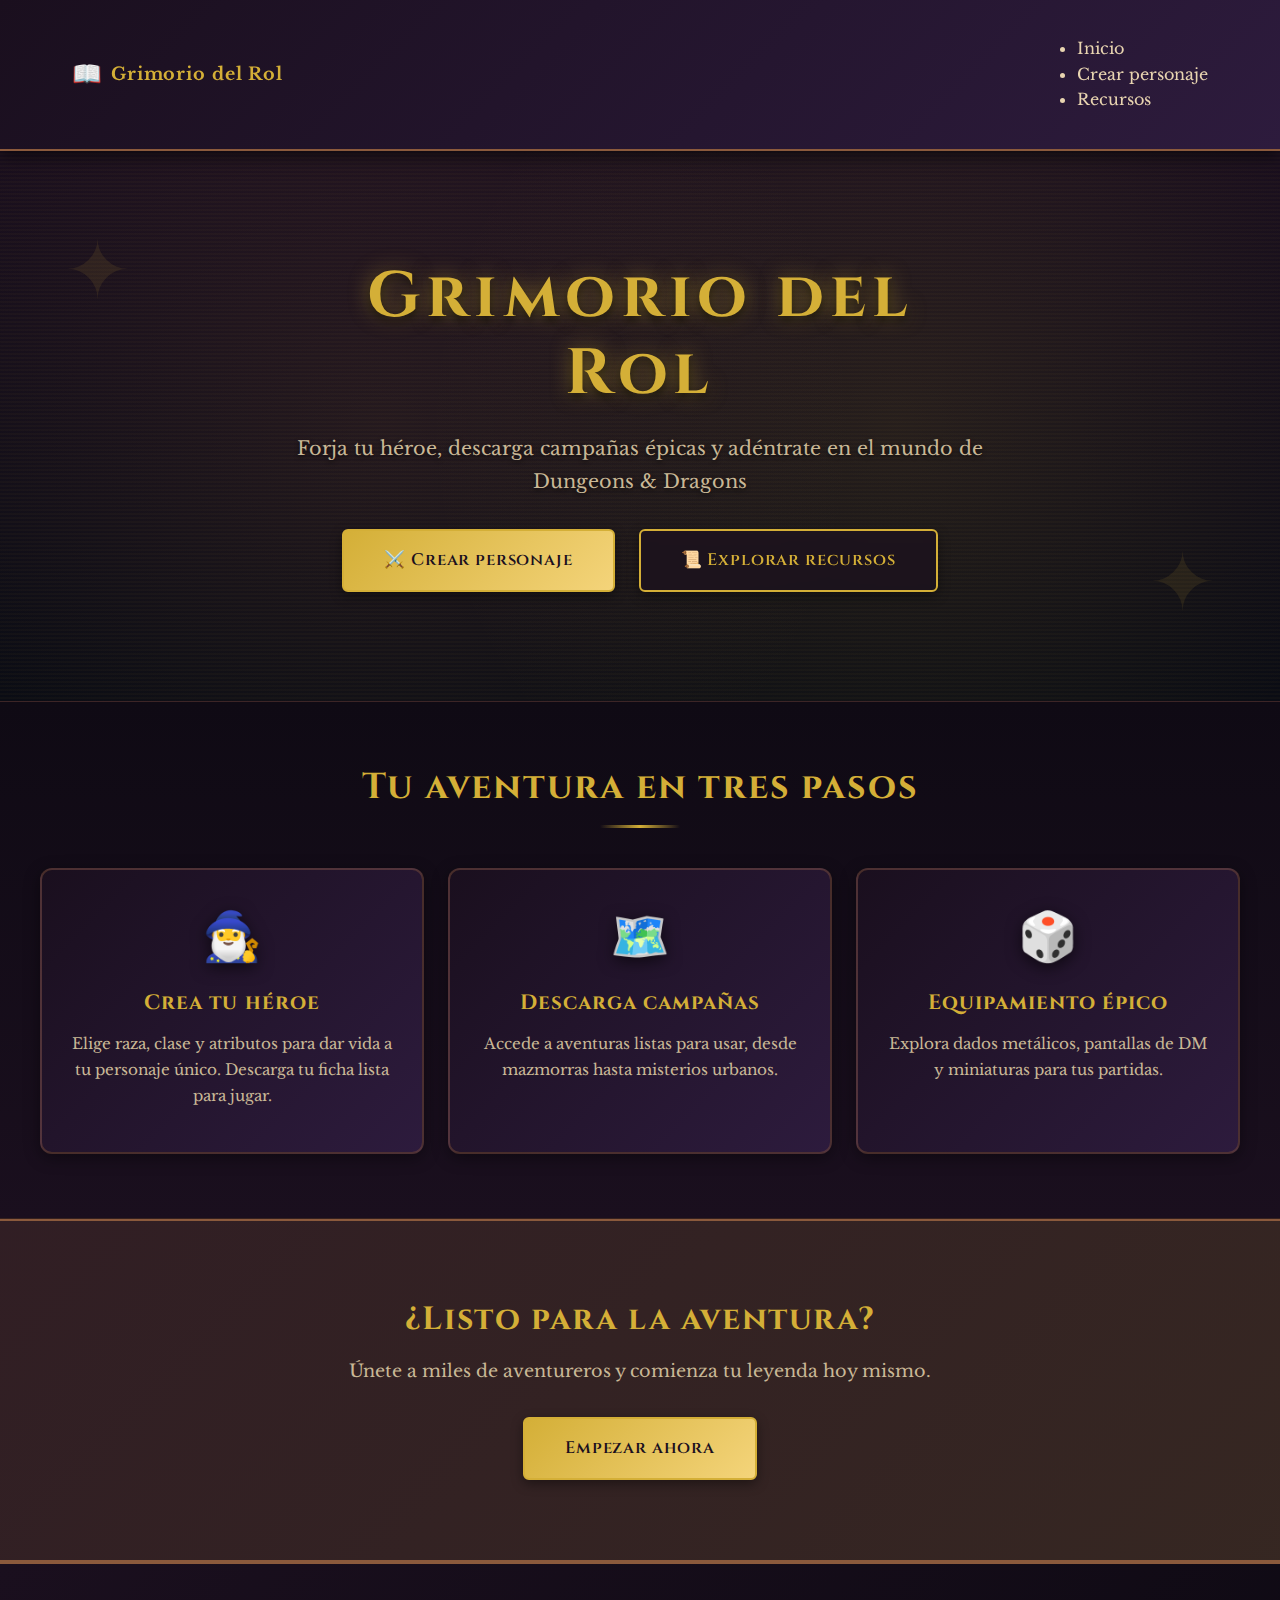
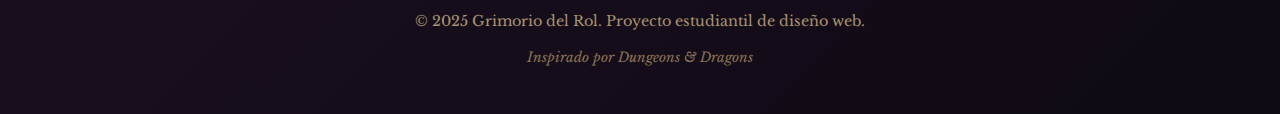
<file: index.html>
<!DOCTYPE html>
<html lang="es">
<head>
  <meta charset="UTF-8">
  <title>Grimorio del Rol - Tu aventura comienza aquí</title>
  <meta name="viewport" content="width=device-width, initial-scale=1">
  <link rel="preconnect" href="https://fonts.googleapis.com">
  <link rel="preconnect" href="https://fonts.gstatic.com" crossorigin>
  <link href="https://fonts.googleapis.com/css2?family=Cinzel:wght@600;700&family=Libre+Baskerville:ital,wght@0,400;0,700;1,400&display=swap" rel="stylesheet">
  <link rel="stylesheet" href="css/main.css">
</head>
<body class="page page--home">
  <header class="header">
    <div class="header__container">
      <div class="header__brand">
        <a href="index.html" class="header__logo">
          <span class="header__logo-icon">📖</span>
          <span class="header__logo-text">Grimorio del Rol</span>
        </a>
      </div>

      <button class="header__toggle" id="js-nav-toggle" aria-label="Abrir menú">
        <span class="header__toggle-bar"></span>
        <span class="header__toggle-bar"></span>
        <span class="header__toggle-bar"></span>
      </button>

      <nav class="header__nav nav" aria-label="Navegación principal">
        <ul class="nav__list">
          <li class="nav__item">
            <a href="index.html" class="nav__link nav__link--active">Inicio</a>
          </li>
          <li class="nav__item">
            <a href="personaje.html" class="nav__link">Crear personaje</a>
          </li>
          <li class="nav__item">
            <a href="recursos.html" class="nav__link">Recursos</a>
          </li>
        </ul>
      </nav>
    </div>
  </header>

  <main class="main">
    <section class="hero">
      <div class="hero__overlay"></div>
      <div class="hero__content">
        <h1 class="hero__title">Grimorio del Rol</h1>
        <p class="hero__subtitle">
          Forja tu héroe, descarga campañas épicas y adéntrate en el mundo de Dungeons &amp; Dragons
        </p>
        <div class="hero__actions">
          <a href="personaje.html" class="button button--primary button--large">
            ⚔️ Crear personaje
          </a>
          <a href="recursos.html" class="button button--outline button--large">
            📜 Explorar recursos
          </a>
        </div>
      </div>
      <div class="hero__decoration hero__decoration--left">✦</div>
      <div class="hero__decoration hero__decoration--right">✦</div>
    </section>

    <section class="section section--dark">
      <div class="section__container">
        <header class="section__header">
          <h2 class="section__title">Tu aventura en tres pasos</h2>
          <div class="section__divider"></div>
        </header>

        <div class="section__grid">
          <article class="card card--feature">
            <div class="card__icon">🧙‍♂️</div>
            <h3 class="card__title">Crea tu héroe</h3>
            <p class="card__text">
              Elige raza, clase y atributos para dar vida a tu personaje único. Descarga tu ficha lista para jugar.
            </p>
          </article>

          <article class="card card--feature">
            <div class="card__icon">🗺️</div>
            <h3 class="card__title">Descarga campañas</h3>
            <p class="card__text">
              Accede a aventuras listas para usar, desde mazmorras hasta misterios urbanos.
            </p>
          </article>

          <article class="card card--feature">
            <div class="card__icon">🎲</div>
            <h3 class="card__title">Equipamiento épico</h3>
            <p class="card__text">
              Explora dados metálicos, pantallas de DM y miniaturas para tus partidas.
            </p>
          </article>
        </div>
      </div>
    </section>

    <section class="section section--cta">
      <div class="section__container section__container--narrow">
        <h2 class="cta__title">¿Listo para la aventura?</h2>
        <p class="cta__text">
          Únete a miles de aventureros y comienza tu leyenda hoy mismo.
        </p>
        <a href="personaje.html" class="button button--primary button--large">
          Empezar ahora
        </a>
      </div>
    </section>
  </main>

  <footer class="footer">
    <div class="footer__container">
      <p class="footer__text">
        &copy; 2025 Grimorio del Rol. Proyecto estudiantil de diseño web.
      </p>
      <p class="footer__credits">
        Inspirado por Dungeons &amp; Dragons
      </p>
    </div>
  </footer>

  <script src="js/main.js"></script>
</body>
</html>
</file>
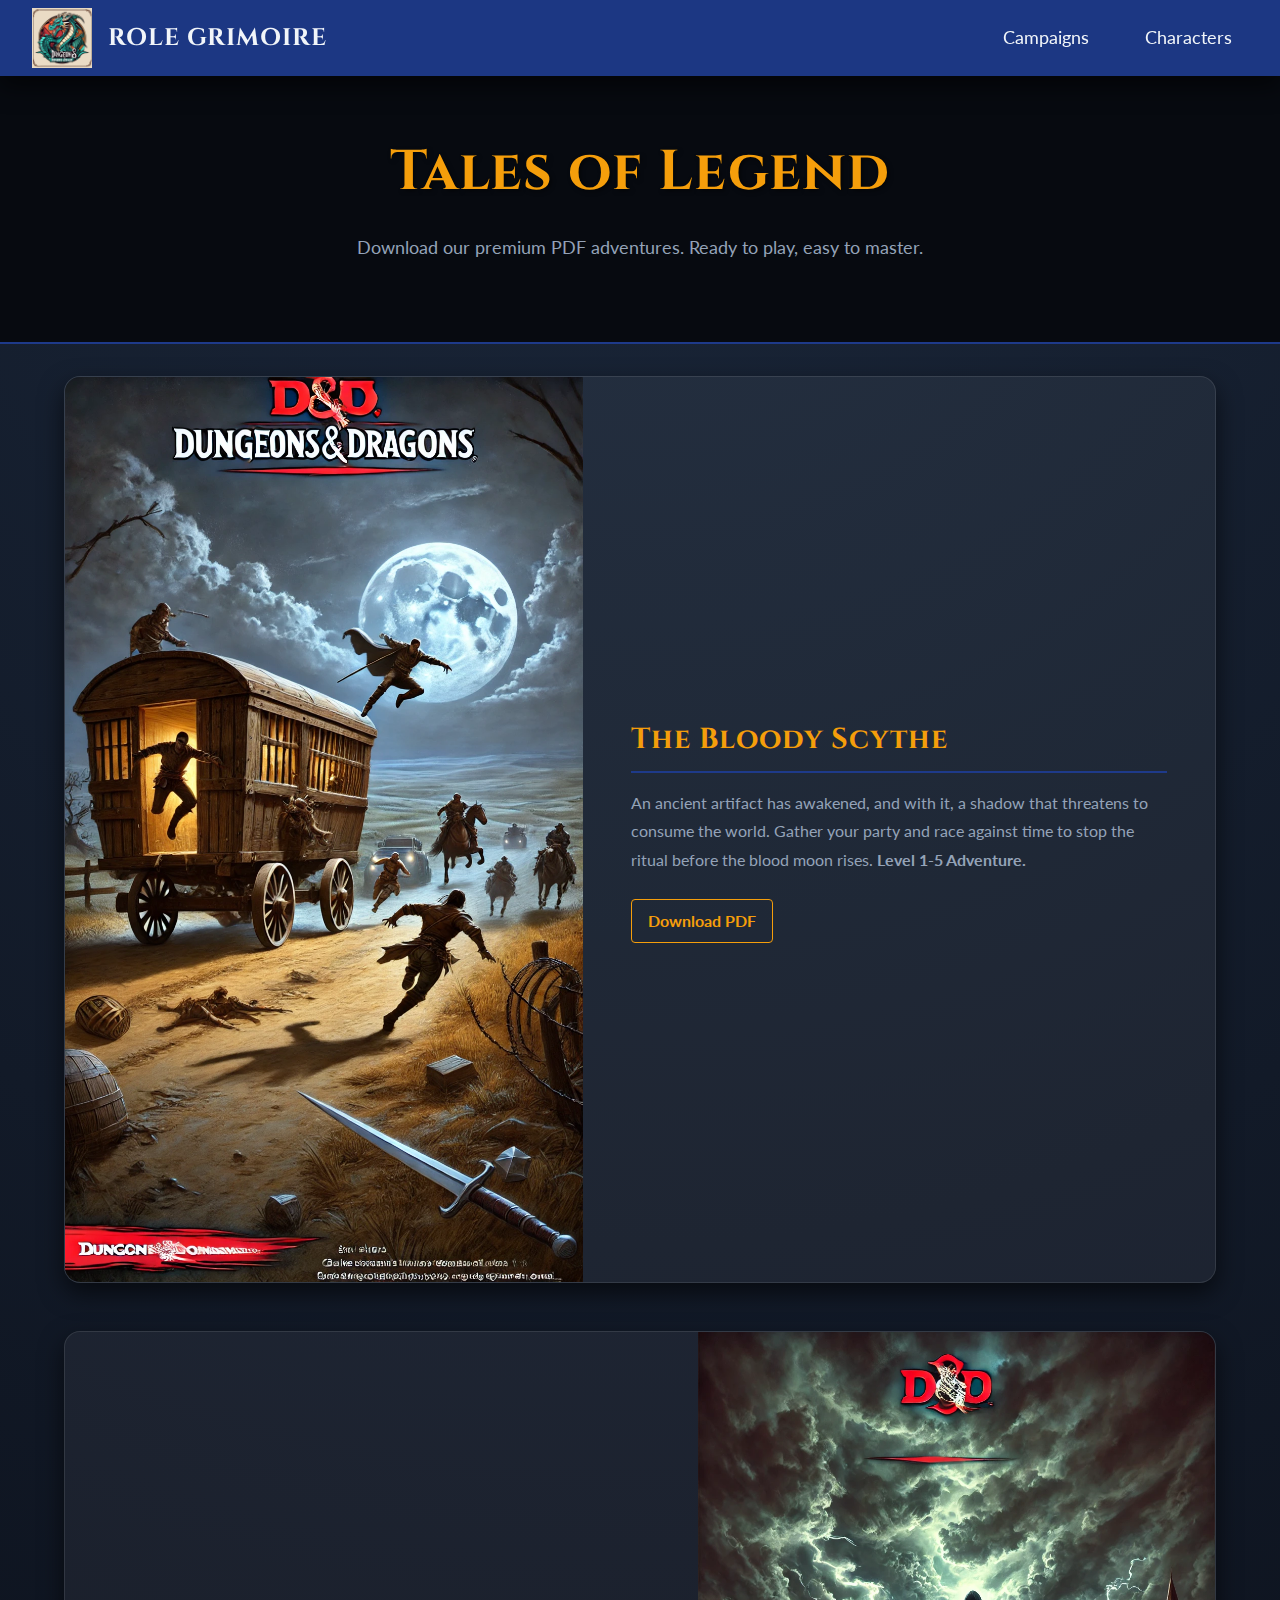
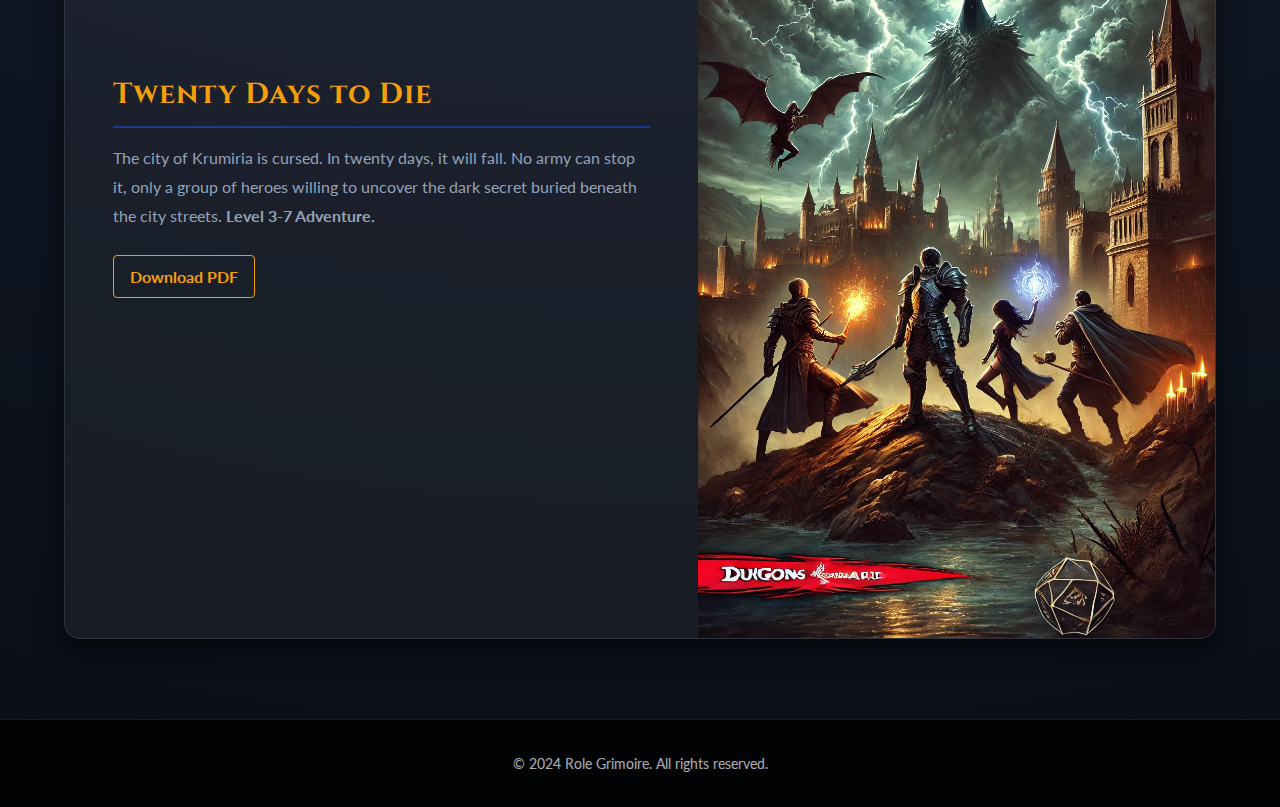
<file: Campaign.html>
<!DOCTYPE html>
<html lang="es">

<head>
    <meta charset="UTF-8">
    <meta name="viewport" content="width=device-width, initial-scale=1.0">
    <title>Role Grimoire - Campaigns</title>
    <link rel="stylesheet" href="./scss/main.css">
</head>

<body>
    <header class="header">
        <div class="header__brand">
            <a href="./Landing.html">
                <img src="imaginate/LogoDragon03.png" alt="Logo" class="header__logo">
            </a>
            <h1 class="header__title">Role Grimoire</h1>
        </div>
        <nav class="nav">
            <ul class="nav__list">
                <li class="nav__item"><a href="./Campaign.html" class="nav__link">Campaigns</a></li>
                <li class="nav__item"><a href="./Characters.html" class="nav__link">Characters</a></li>
            </ul>
        </nav>
    </header>

    <main>
        <section class="hero">
            <h2 class="hero__title">Tales of Legend</h2>
            <p class="hero__text">Download our premium PDF adventures. Ready to play, easy to master.</p>
        </section>

        <section class="section-wrapper">
            
            <article class="card">
                <div class="card__image-container">
                    <a href="./imaginate/TheBloodyScythe.pdf" download>
                        <img src="./imaginate/DndTheBloodyScythe.png" alt="The Bloody Scythe Cover" class="card__img">
                    </a>
                </div>
                <div class="card__content">
                    <h2 class="card__title">The Bloody Scythe</h2>
                    <p class="card__text">
                        An ancient artifact has awakened, and with it, a shadow that threatens to consume the world. 
                        Gather your party and race against time to stop the ritual before the blood moon rises. 
                        <strong>Level 1-5 Adventure.</strong>
                    </p>
                    <a href="./imaginate/TheBloodyScythe.pdf" download class="card__cta">Download PDF</a>
                </div>
            </article>

            <article class="card">
                <div class="card__image-container">
                    <a href="./imaginate/VeinteDiasParaMorir.pdf" download>
                        <img src="./imaginate/DndTwentyDaysToDie.png" alt="Twenty Days to Die Cover" class="card__img">
                    </a>
                </div>
                <div class="card__content">
                    <h2 class="card__title">Twenty Days to Die</h2>
                    <p class="card__text">
                        The city of Krumiria is cursed. In twenty days, it will fall. No army can stop it, only a group of 
                        heroes willing to uncover the dark secret buried beneath the city streets. 
                        <strong>Level 3-7 Adventure.</strong>
                    </p>
                    <a href="./imaginate/VeinteDiasParaMorir.pdf" download class="card__cta">Download PDF</a>
                </div>
            </article>

        </section>
    </main>

    <footer class="footer">
        <p>&copy; 2024 Role Grimoire. All rights reserved.</p>
    </footer>
</body>
</html>
</file>
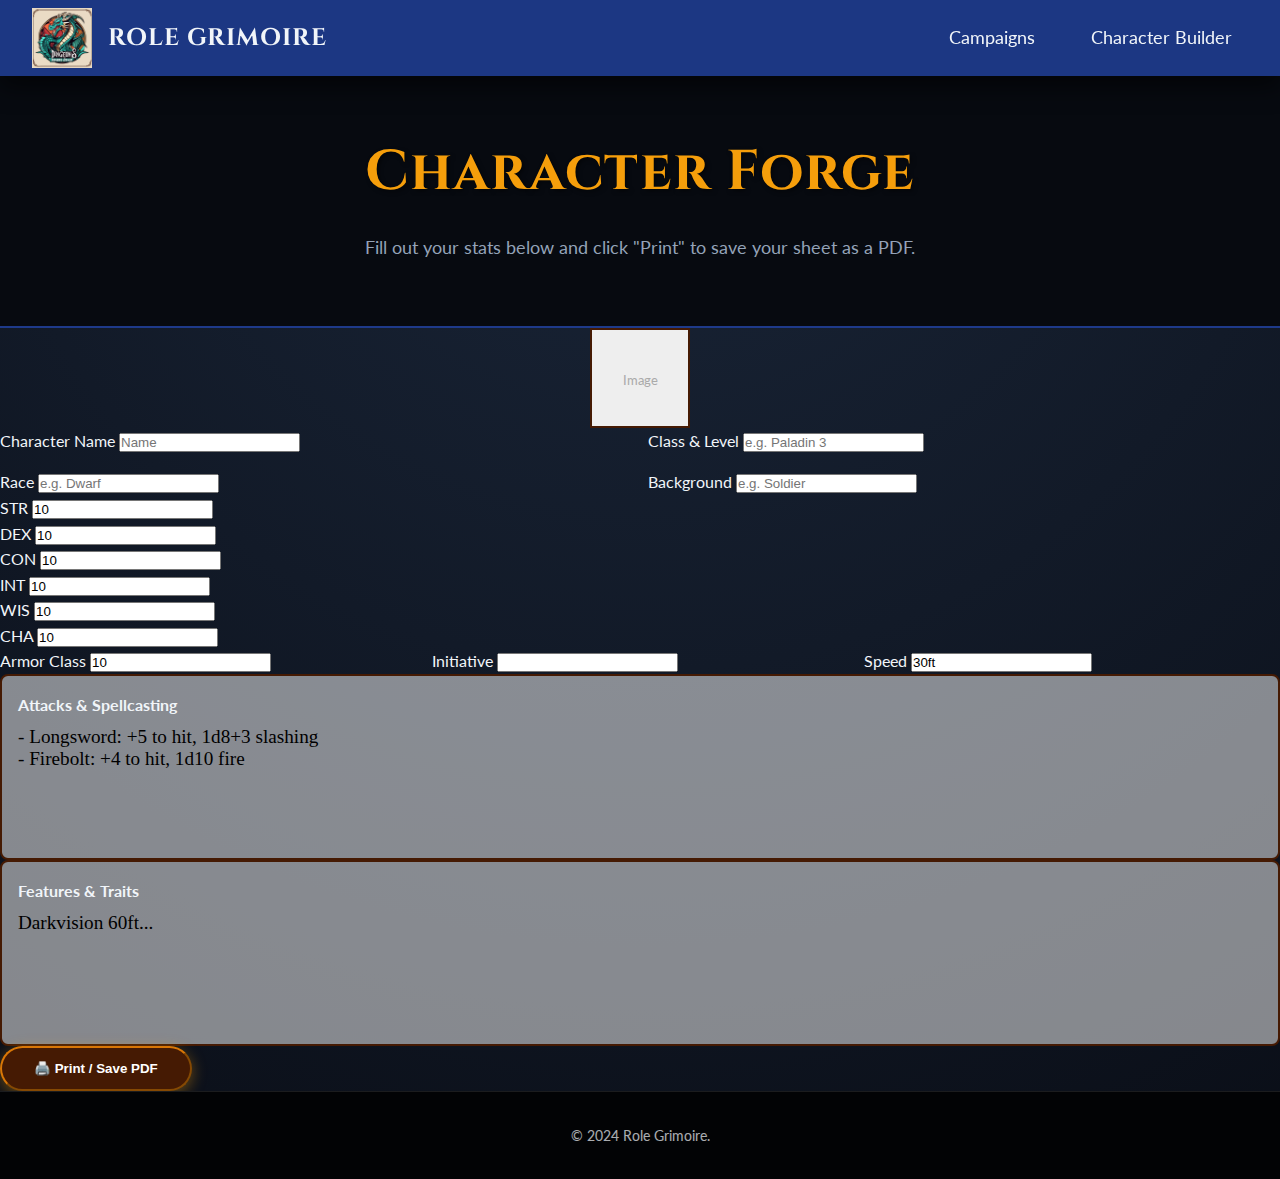
<file: Characters.html>
<!DOCTYPE html>
<html lang="es">
<head>
    <meta charset="UTF-8">
    <meta name="viewport" content="width=device-width, initial-scale=1.0">
    <title>Role Grimoire - Builder</title>
    <link rel="stylesheet" href="./scss/main.css">
</head>
<body>
    <header class="header">
        <div class="header__brand">
            <a href="./Landing.html"><img src="imaginate/LogoDragon03.png" alt="Logo" class="header__logo"></a>
            <h1 class="header__title">Role Grimoire</h1>
        </div>
        <nav class="nav">
            <ul class="nav__list">
                <li class="nav__item"><a href="./Campaign.html" class="nav__link">Campaigns</a></li>
                <li class="nav__item"><a href="./Characters.html" class="nav__link">Character Builder</a></li>
            </ul>
        </nav>
    </header>

    <main>
        <section class="hero" style="padding-bottom: 2rem; min-height: auto;">
            <h2 class="hero__title">Character Forge</h2>
            <p class="hero__text">Fill out your stats below and click "Print" to save your sheet as a PDF.</p>
        </section>

        <div class="char-sheet-container">
            <div class="char-header">
                <div style="text-align: center;">
                    <div style="border: 2px solid #451a03; height: 100px; width: 100px; margin: 0 auto; background: #eee;">
                        <span style="display:block; margin-top: 40px; color: #aaa; font-size: 0.8rem;">Image</span>
                    </div>
                </div>
                <div style="display: grid; grid-template-columns: 1fr 1fr; gap: 1rem;">
                    <div>
                        <label>Character Name</label>
                        <input type="text" placeholder="Name">
                    </div>
                    <div>
                        <label>Class & Level</label>
                        <input type="text" placeholder="e.g. Paladin 3">
                    </div>
                    <div>
                        <label>Race</label>
                        <input type="text" placeholder="e.g. Dwarf">
                    </div>
                    <div>
                        <label>Background</label>
                        <input type="text" placeholder="e.g. Soldier">
                    </div>
                </div>
            </div>

            <div class="char-grid">
                <div class="stats-column">
                    <div class="stat-box">
                        <label>STR</label>
                        <input type="number" value="10">
                    </div>
                    <div class="stat-box">
                        <label>DEX</label>
                        <input type="number" value="10">
                    </div>
                    <div class="stat-box">
                        <label>CON</label>
                        <input type="number" value="10">
                    </div>
                    <div class="stat-box">
                        <label>INT</label>
                        <input type="number" value="10">
                    </div>
                    <div class="stat-box">
                        <label>WIS</label>
                        <input type="number" value="10">
                    </div>
                    <div class="stat-box">
                        <label>CHA</label>
                        <input type="number" value="10">
                    </div>
                </div>

                <div class="main-column">
                    <div style="display: flex; gap: 1rem;">
                        <div class="stat-box" style="width: 100%;">
                            <label>Armor Class</label>
                            <input type="number" value="10">
                        </div>
                        <div class="stat-box" style="width: 100%;">
                            <label>Initiative</label>
                            <input type="number" value="+0">
                        </div>
                        <div class="stat-box" style="width: 100%;">
                            <label>Speed</label>
                            <input type="text" value="30ft">
                        </div>
                    </div>

                    <div style="border: 2px solid #451a03; padding: 1rem; border-radius: 8px; background: rgba(255,255,255,0.5);">
                        <label style="font-weight: bold; display: block; margin-bottom: 0.5rem;">Attacks & Spellcasting</label>
                        <textarea style="width: 100%; background: transparent; border: none; font-family: 'Caveat'; font-size: 1.2rem; resize: none;" rows="5">- Longsword: +5 to hit, 1d8+3 slashing
- Firebolt: +4 to hit, 1d10 fire</textarea>
                    </div>

                    <div style="border: 2px solid #451a03; padding: 1rem; border-radius: 8px; background: rgba(255,255,255,0.5);">
                        <label style="font-weight: bold; display: block; margin-bottom: 0.5rem;">Features & Traits</label>
                        <textarea style="width: 100%; background: transparent; border: none; font-family: 'Caveat'; font-size: 1.2rem; resize: none;" rows="5">Darkvision 60ft...</textarea>
                    </div>
                </div>
            </div>

            <div class="print-btn-container">
                <button onclick="window.print()" class="hero__btn" style="background: #451a03; border-color: #d97706;">🖨️ Print / Save PDF</button>
            </div>
        </div>
    </main>

    <footer class="footer">
        <p>&copy; 2024 Role Grimoire.</p>
    </footer>
</body>
</html>
</file>
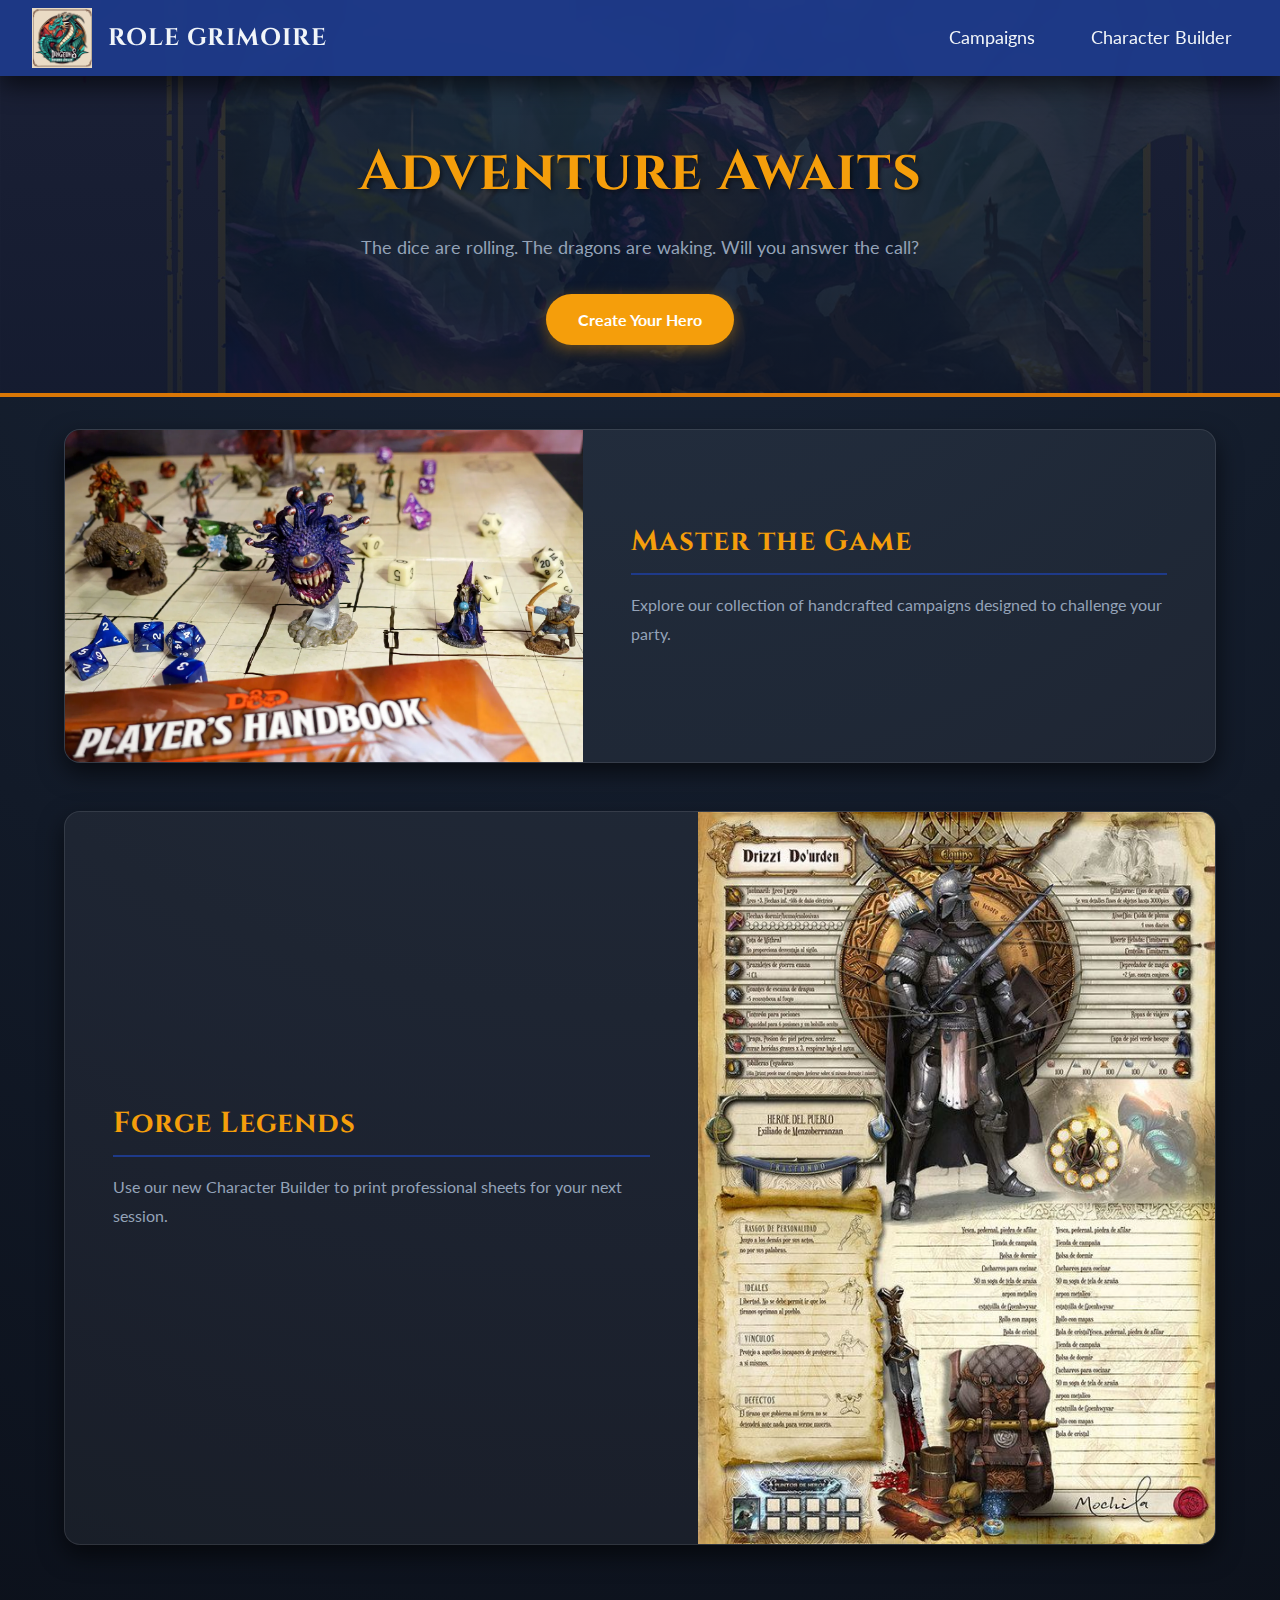
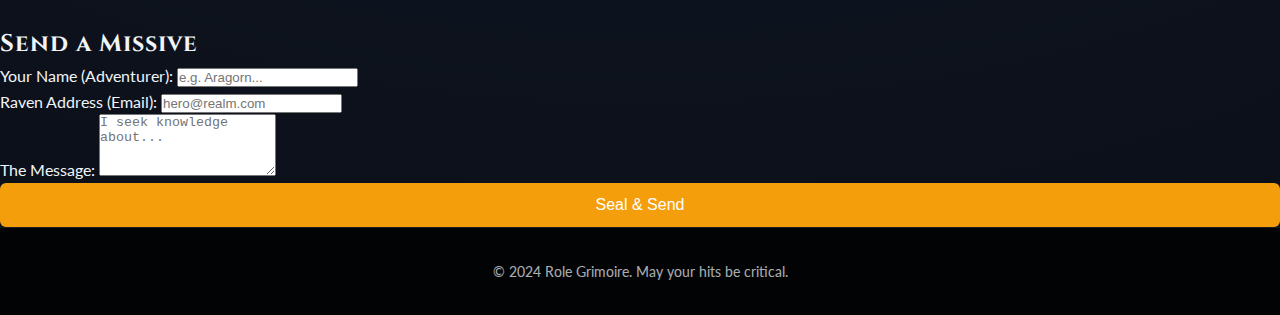
<file: Landing.html>
<!DOCTYPE html>
<html lang="es">
<head>
    <meta charset="UTF-8">
    <meta name="viewport" content="width=device-width, initial-scale=1.0">
    <title>Role Grimoire - Home</title>
    <link rel="stylesheet" href="./scss/main.css">
    <style>
        .hero {
            background: linear-gradient(rgba(15, 23, 42, 0.8), rgba(15, 23, 42, 0.9)), url('imaginate/frontpage2.jpg');
            background-size: cover;
            background-position: center;
            border-bottom: 4px solid #d97706;
        }
    </style>
</head>
<body>
    <header class="header">
        <div class="header__brand">
            <a href="./Landing.html"><img src="imaginate/LogoDragon03.png" alt="Logo" class="header__logo"></a>
            <h1 class="header__title">Role Grimoire</h1>
        </div>
        <nav class="nav">
            <ul class="nav__list">
                <li class="nav__item"><a href="./Campaign.html" class="nav__link">Campaigns</a></li>
                <li class="nav__item"><a href="./Characters.html" class="nav__link">Character Builder</a></li>
            </ul>
        </nav>
    </header>

    <main>
        <section class="hero">
            <h2 class="hero__title">Adventure Awaits</h2>
            <p class="hero__text">The dice are rolling. The dragons are waking. Will you answer the call?</p>
            <a href="./Characters.html" class="hero__btn">Create Your Hero</a>
        </section>

        <section class="section-wrapper">
            <article class="card">
                <div class="card__image-container">
                    <img src="imaginate/table.webp" alt="Tabletop" class="card__img">
                </div>
                <div class="card__content">
                    <h2 class="card__title">Master the Game</h2>
                    <p class="card__text">Explore our collection of handcrafted campaigns designed to challenge your party.</p>
                </div>
            </article>

            <article class="card">
                <div class="card__image-container">
                    <img src="imaginate/Characters.jpg" alt="Hero" class="card__img">
                </div>
                <div class="card__content">
                    <h2 class="card__title">Forge Legends</h2>
                    <p class="card__text">Use our new Character Builder to print professional sheets for your next session.</p>
                </div>
            </article>
        </section>

        <section id="contact" class="missive-section">
            <h2>Send a Missive</h2>
            <form class="missive-form">
                <div>
                    <label>Your Name (Adventurer):</label>
                    <input type="text" placeholder="e.g. Aragorn..." required>
                </div>
                <div>
                    <label>Raven Address (Email):</label>
                    <input type="email" placeholder="hero@realm.com" required>
                </div>
                <div>
                    <label>The Message:</label>
                    <textarea rows="4" placeholder="I seek knowledge about..."></textarea>
                </div>
                <button type="submit">Seal & Send</button>
            </form>
        </section>
    </main>

    <footer class="footer">
        <p>&copy; 2024 Role Grimoire. May your hits be critical.</p>
    </footer>
</body>
</html>
</file>
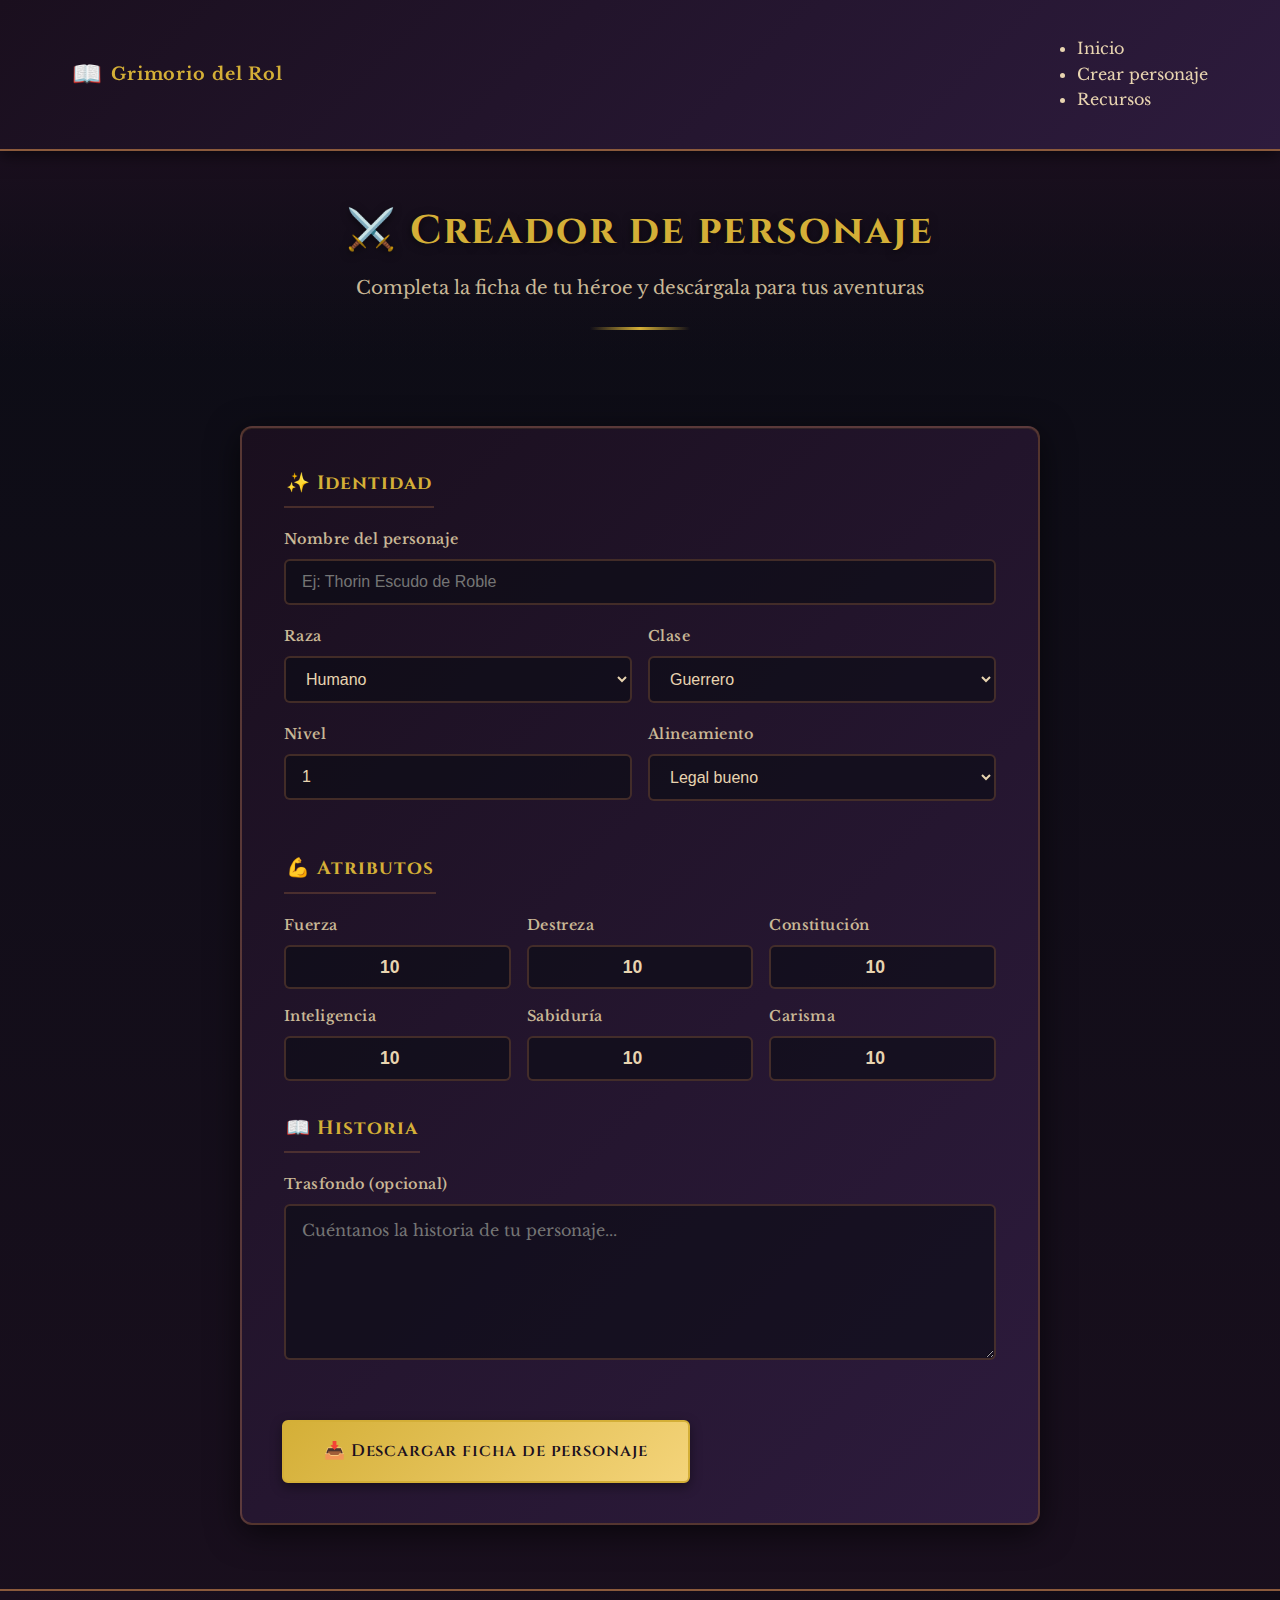
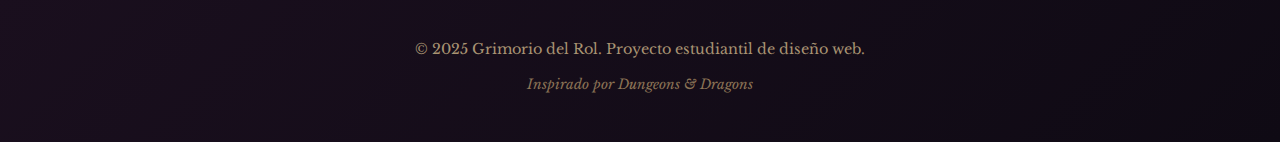
<file: personaje.html>
<!DOCTYPE html>
<html lang="es">
<head>
  <meta charset="UTF-8">
  <title>Crear personaje - Grimorio del Rol</title>
  <meta name="viewport" content="width=device-width, initial-scale=1">
  <link rel="preconnect" href="https://fonts.googleapis.com">
  <link rel="preconnect" href="https://fonts.gstatic.com" crossorigin>
  <link href="https://fonts.googleapis.com/css2?family=Cinzel:wght@600;700&family=Libre+Baskerville:ital,wght@0,400;0,700;1,400&display=swap" rel="stylesheet">
  <link rel="stylesheet" href="css/main.css">
</head>
<body class="page page--character">
  <header class="header">
    <div class="header__container">
      <div class="header__brand">
        <a href="index.html" class="header__logo">
          <span class="header__logo-icon">📖</span>
          <span class="header__logo-text">Grimorio del Rol</span>
        </a>
      </div>

      <button class="header__toggle" id="js-nav-toggle" aria-label="Abrir menú">
        <span class="header__toggle-bar"></span>
        <span class="header__toggle-bar"></span>
        <span class="header__toggle-bar"></span>
      </button>

      <nav class="header__nav nav" aria-label="Navegación principal">
        <ul class="nav__list">
          <li class="nav__item">
            <a href="index.html" class="nav__link">Inicio</a>
          </li>
          <li class="nav__item">
            <a href="personaje.html" class="nav__link nav__link--active">Crear personaje</a>
          </li>
          <li class="nav__item">
            <a href="recursos.html" class="nav__link">Recursos</a>
          </li>
        </ul>
      </nav>
    </div>
  </header>

  <main class="main">
    <section class="page-header">
      <div class="page-header__container">
        <h1 class="page-header__title">⚔️ Creador de personaje</h1>
        <p class="page-header__subtitle">
          Completa la ficha de tu héroe y descárgala para tus aventuras
        </p>
        <div class="page-header__divider"></div>
      </div>
    </section>

    <section class="section">
      <div class="section__container section__container--form">
        <form class="character-form" id="js-character-form">
          <div class="character-form__panel">
            <fieldset class="character-form__group">
              <legend class="character-form__legend">✨ Identidad</legend>

              <label class="character-form__field">
                <span class="character-form__label">Nombre del personaje</span>
                <input class="character-form__input" type="text" name="Nombre" placeholder="Ej: Thorin Escudo de Roble" required>
              </label>

              <div class="character-form__row">
                <label class="character-form__field">
                  <span class="character-form__label">Raza</span>
                  <select class="character-form__input" name="Raza">
                    <option>Humano</option>
                    <option>Elfo</option>
                    <option>Enano</option>
                    <option>Mediano</option>
                    <option>Tiefling</option>
                    <option>Orco</option>
                    <option>Gnomo</option>
                  </select>
                </label>

                <label class="character-form__field">
                  <span class="character-form__label">Clase</span>
                  <select class="character-form__input" name="Clase">
                    <option>Guerrero</option>
                    <option>Mago</option>
                    <option>Pícaro</option>
                    <option>Clérigo</option>
                    <option>Bárbaro</option>
                    <option>Paladín</option>
                    <option>Bardo</option>
                  </select>
                </label>
              </div>

              <div class="character-form__row">
                <label class="character-form__field">
                  <span class="character-form__label">Nivel</span>
                  <input class="character-form__input" type="number" name="Nivel" min="1" max="20" value="1">
                </label>

                <label class="character-form__field">
                  <span class="character-form__label">Alineamiento</span>
                  <select class="character-form__input" name="Alineamiento">
                    <option>Legal bueno</option>
                    <option>Neutral bueno</option>
                    <option>Caótico bueno</option>
                    <option>Legal neutral</option>
                    <option>Neutral puro</option>
                    <option>Caótico neutral</option>
                    <option>Legal malvado</option>
                    <option>Neutral malvado</option>
                    <option>Caótico malvado</option>
                  </select>
                </label>
              </div>
            </fieldset>

            <fieldset class="character-form__group">
              <legend class="character-form__legend">💪 Atributos</legend>

              <div class="character-form__attributes">
                <label class="character-form__field character-form__field--attribute">
                  <span class="character-form__label">Fuerza</span>
                  <input class="character-form__input character-form__input--attribute" type="number" name="Fuerza" min="1" max="20" value="10">
                </label>

                <label class="character-form__field character-form__field--attribute">
                  <span class="character-form__label">Destreza</span>
                  <input class="character-form__input character-form__input--attribute" type="number" name="Destreza" min="1" max="20" value="10">
                </label>

                <label class="character-form__field character-form__field--attribute">
                  <span class="character-form__label">Constitución</span>
                  <input class="character-form__input character-form__input--attribute" type="number" name="Constitución" min="1" max="20" value="10">
                </label>

                <label class="character-form__field character-form__field--attribute">
                  <span class="character-form__label">Inteligencia</span>
                  <input class="character-form__input character-form__input--attribute" type="number" name="Inteligencia" min="1" max="20" value="10">
                </label>

                <label class="character-form__field character-form__field--attribute">
                  <span class="character-form__label">Sabiduría</span>
                  <input class="character-form__input character-form__input--attribute" type="number" name="Sabiduría" min="1" max="20" value="10">
                </label>

                <label class="character-form__field character-form__field--attribute">
                  <span class="character-form__label">Carisma</span>
                  <input class="character-form__input character-form__input--attribute" type="number" name="Carisma" min="1" max="20" value="10">
                </label>
              </div>
            </fieldset>

            <fieldset class="character-form__group">
              <legend class="character-form__legend">📖 Historia</legend>

              <label class="character-form__field">
                <span class="character-form__label">Trasfondo (opcional)</span>
                <textarea class="character-form__input character-form__input--textarea" name="Trasfondo" rows="5" placeholder="Cuéntanos la historia de tu personaje..."></textarea>
              </label>
            </fieldset>

            <button class="button button--primary button--large character-form__submit" type="submit">
              📥 Descargar ficha de personaje
            </button>
          </div>
        </form>
      </div>
    </section>
  </main>

  <footer class="footer">
    <div class="footer__container">
      <p class="footer__text">
        &copy; 2025 Grimorio del Rol. Proyecto estudiantil de diseño web.
      </p>
      <p class="footer__credits">
        Inspirado por Dungeons &amp; Dragons
      </p>
    </div>
  </footer>

  <script src="js/main.js"></script>
</body>
</html>
</file>
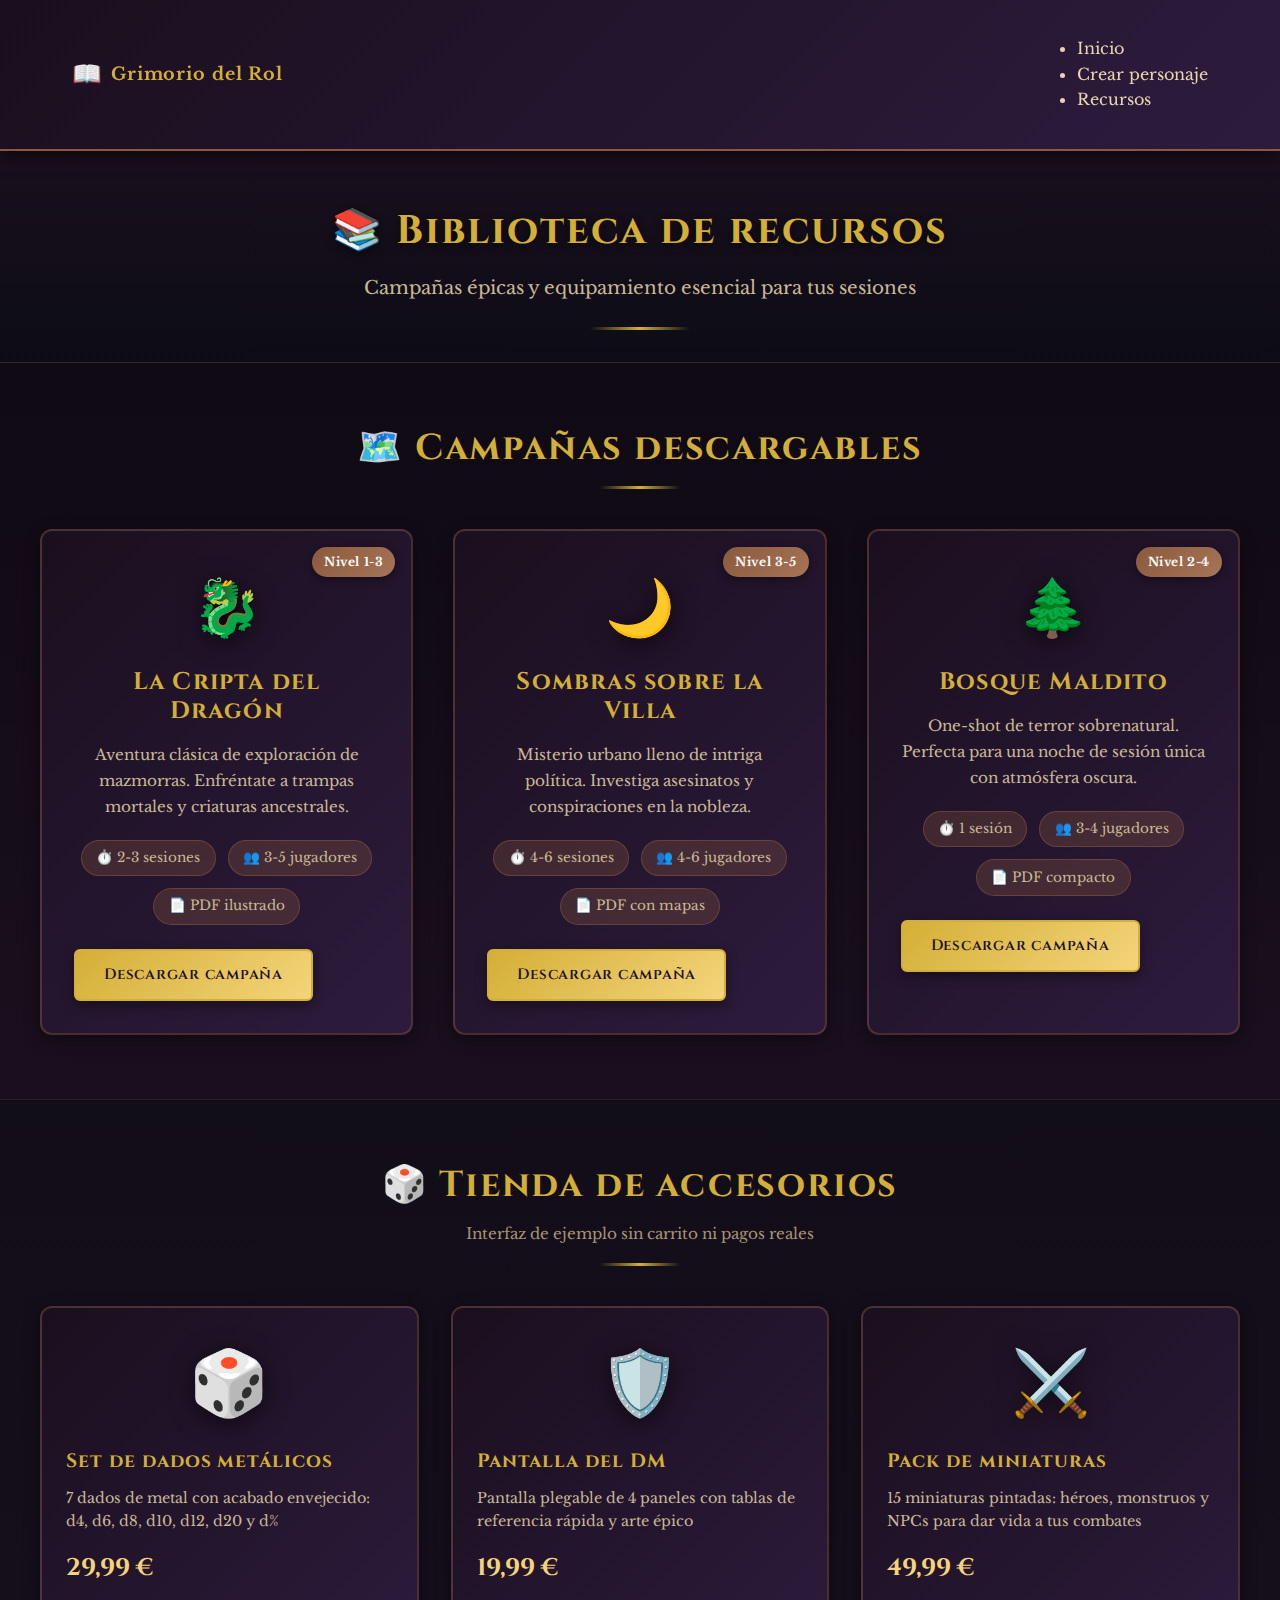
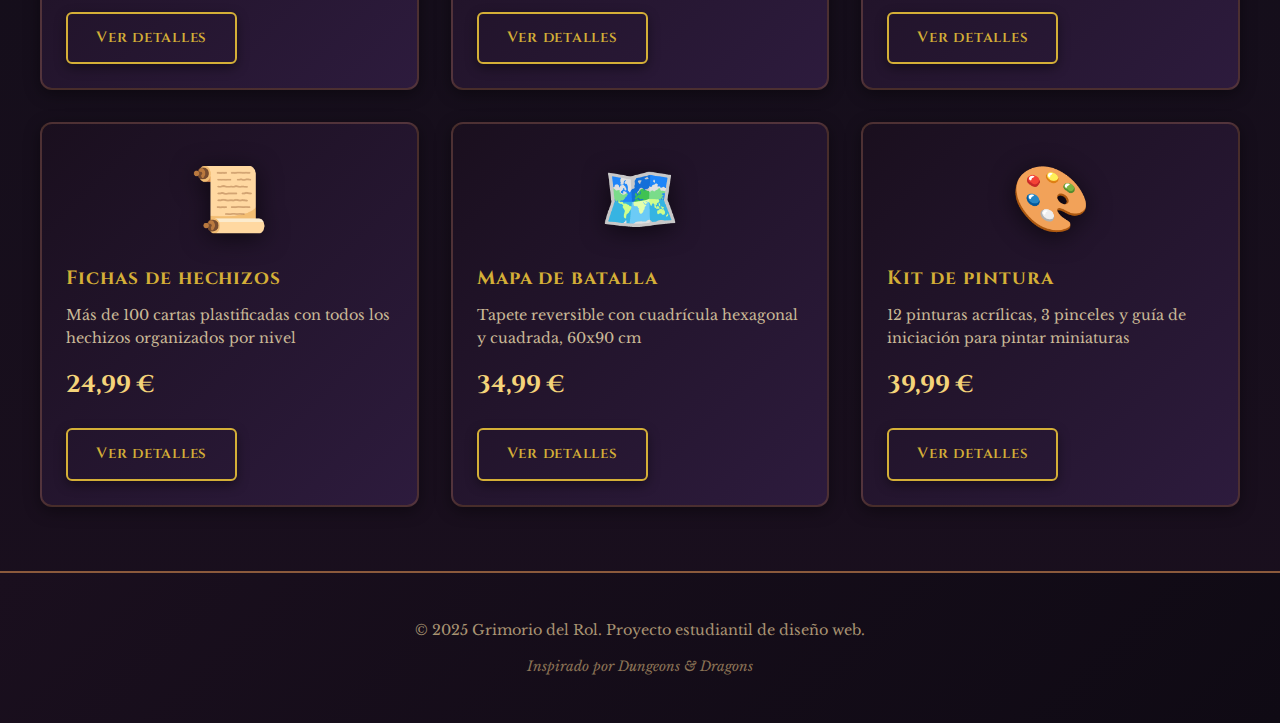
<file: recursos.html>
<!DOCTYPE html>
<html lang="es">
<head>
  <meta charset="UTF-8">
  <title>Recursos - Grimorio del Rol</title>
  <meta name="viewport" content="width=device-width, initial-scale=1">
  <link rel="preconnect" href="https://fonts.googleapis.com">
  <link rel="preconnect" href="https://fonts.gstatic.com" crossorigin>
  <link href="https://fonts.googleapis.com/css2?family=Cinzel:wght@600;700&family=Libre+Baskerville:ital,wght@0,400;0,700;1,400&display=swap" rel="stylesheet">
  <link rel="stylesheet" href="css/main.css">
</head>
<body class="page page--resources">
  <header class="header">
    <div class="header__container">
      <div class="header__brand">
        <a href="index.html" class="header__logo">
          <span class="header__logo-icon">📖</span>
          <span class="header__logo-text">Grimorio del Rol</span>
        </a>
      </div>

      <button class="header__toggle" id="js-nav-toggle" aria-label="Abrir menú">
        <span class="header__toggle-bar"></span>
        <span class="header__toggle-bar"></span>
        <span class="header__toggle-bar"></span>
      </button>

      <nav class="header__nav nav" aria-label="Navegación principal">
        <ul class="nav__list">
          <li class="nav__item">
            <a href="index.html" class="nav__link">Inicio</a>
          </li>
          <li class="nav__item">
            <a href="personaje.html" class="nav__link">Crear personaje</a>
          </li>
          <li class="nav__item">
            <a href="recursos.html" class="nav__link nav__link--active">Recursos</a>
          </li>
        </ul>
      </nav>
    </div>
  </header>

  <main class="main">
    <section class="page-header">
      <div class="page-header__container">
        <h1 class="page-header__title">📚 Biblioteca de recursos</h1>
        <p class="page-header__subtitle">
          Campañas épicas y equipamiento esencial para tus sesiones
        </p>
        <div class="page-header__divider"></div>
      </div>
    </section>

    <section class="section section--dark">
      <div class="section__container">
        <header class="section__header">
          <h2 class="section__title">🗺️ Campañas descargables</h2>
          <div class="section__divider"></div>
        </header>

        <div class="section__grid section__grid--campaigns">
          <article class="campaign-card">
            <div class="campaign-card__badge">Nivel 1-3</div>
            <div class="campaign-card__icon">🐉</div>
            <h3 class="campaign-card__title">La Cripta del Dragón</h3>
            <p class="campaign-card__text">
              Aventura clásica de exploración de mazmorras. Enfréntate a trampas mortales y criaturas ancestrales.
            </p>
            <ul class="campaign-card__features">
              <li>⏱️ 2-3 sesiones</li>
              <li>👥 3-5 jugadores</li>
              <li>📄 PDF ilustrado</li>
            </ul>
            <a class="button button--primary" href="assets/campanas/cripta-del-dragon.pdf" download>
              Descargar campaña
            </a>
          </article>

          <article class="campaign-card">
            <div class="campaign-card__badge">Nivel 3-5</div>
            <div class="campaign-card__icon">🌙</div>
            <h3 class="campaign-card__title">Sombras sobre la Villa</h3>
            <p class="campaign-card__text">
              Misterio urbano lleno de intriga política. Investiga asesinatos y conspiraciones en la nobleza.
            </p>
            <ul class="campaign-card__features">
              <li>⏱️ 4-6 sesiones</li>
              <li>👥 4-6 jugadores</li>
              <li>📄 PDF con mapas</li>
            </ul>
            <a class="button button--primary" href="assets/campanas/sombras-sobre-la-villa.pdf" download>
              Descargar campaña
            </a>
          </article>

          <article class="campaign-card">
            <div class="campaign-card__badge">Nivel 2-4</div>
            <div class="campaign-card__icon">🌲</div>
            <h3 class="campaign-card__title">Bosque Maldito</h3>
            <p class="campaign-card__text">
              One-shot de terror sobrenatural. Perfecta para una noche de sesión única con atmósfera oscura.
            </p>
            <ul class="campaign-card__features">
              <li>⏱️ 1 sesión</li>
              <li>👥 3-4 jugadores</li>
              <li>📄 PDF compacto</li>
            </ul>
            <a class="button button--primary" href="assets/campanas/bosque-maldito.pdf" download>
              Descargar campaña
            </a>
          </article>
        </div>
      </div>
    </section>

    <section class="section">
      <div class="section__container">
        <header class="section__header">
          <h2 class="section__title">🎲 Tienda de accesorios</h2>
          <p class="section__description">
            Interfaz de ejemplo sin carrito ni pagos reales
          </p>
          <div class="section__divider"></div>
        </header>

        <div class="shop-grid">
          <article class="product-card">
            <div class="product-card__image">🎲</div>
            <div class="product-card__content">
              <h3 class="product-card__name">Set de dados metálicos</h3>
              <p class="product-card__description">
                7 dados de metal con acabado envejecido: d4, d6, d8, d10, d12, d20 y d%
              </p>
              <div class="product-card__price">29,99 €</div>
            </div>
            <button class="button button--secondary product-card__button" type="button">
              Ver detalles
            </button>
          </article>

          <article class="product-card">
            <div class="product-card__image">🛡️</div>
            <div class="product-card__content">
              <h3 class="product-card__name">Pantalla del DM</h3>
              <p class="product-card__description">
                Pantalla plegable de 4 paneles con tablas de referencia rápida y arte épico
              </p>
              <div class="product-card__price">19,99 €</div>
            </div>
            <button class="button button--secondary product-card__button" type="button">
              Ver detalles
            </button>
          </article>

          <article class="product-card">
            <div class="product-card__image">⚔️</div>
            <div class="product-card__content">
              <h3 class="product-card__name">Pack de miniaturas</h3>
              <p class="product-card__description">
                15 miniaturas pintadas: héroes, monstruos y NPCs para dar vida a tus combates
              </p>
              <div class="product-card__price">49,99 €</div>
            </div>
            <button class="button button--secondary product-card__button" type="button">
              Ver detalles
            </button>
          </article>

          <article class="product-card">
            <div class="product-card__image">📜</div>
            <div class="product-card__content">
              <h3 class="product-card__name">Fichas de hechizos</h3>
              <p class="product-card__description">
                Más de 100 cartas plastificadas con todos los hechizos organizados por nivel
              </p>
              <div class="product-card__price">24,99 €</div>
            </div>
            <button class="button button--secondary product-card__button" type="button">
              Ver detalles
            </button>
          </article>

          <article class="product-card">
            <div class="product-card__image">🗺️</div>
            <div class="product-card__content">
              <h3 class="product-card__name">Mapa de batalla</h3>
              <p class="product-card__description">
                Tapete reversible con cuadrícula hexagonal y cuadrada, 60x90 cm
              </p>
              <div class="product-card__price">34,99 €</div>
            </div>
            <button class="button button--secondary product-card__button" type="button">
              Ver detalles
            </button>
          </article>

          <article class="product-card">
            <div class="product-card__image">🎨</div>
            <div class="product-card__content">
              <h3 class="product-card__name">Kit de pintura</h3>
              <p class="product-card__description">
                12 pinturas acrílicas, 3 pinceles y guía de iniciación para pintar miniaturas
              </p>
              <div class="product-card__price">39,99 €</div>
            </div>
            <button class="button button--secondary product-card__button" type="button">
              Ver detalles
            </button>
          </article>
        </div>
      </div>
    </section>
  </main>

  <footer class="footer">
    <div class="footer__container">
      <p class="footer__text">
        &copy; 2025 Grimorio del Rol. Proyecto estudiantil de diseño web.
      </p>
      <p class="footer__credits">
        Inspirado por Dungeons &amp; Dragons
      </p>
    </div>
  </footer>

  <script src="js/main.js"></script>
</body>
</html>
</file>
<file: css/main.css>
*,
*::before,
*::after {
  box-sizing: border-box;
}

html {
  font-size: 16px;
  scroll-behavior: smooth;
}

img {
  max-width: 100%;
  display: block;
}

button {
  font: inherit;
  cursor: pointer;
}

body {
  margin: 0;
  font-family: "Libre Baskerville", serif;
  color: #e8d4b0;
  background: linear-gradient(to bottom, #0a0c14, #1a0f1e);
  line-height: 1.6;
  min-height: 100vh;
}

h1, h2, h3, h4, h5, h6 {
  font-family: "Cinzel", serif;
  font-weight: 700;
  line-height: 1.2;
  margin-top: 0;
}

a {
  color: inherit;
  text-decoration: none;
  transition: color 0.3s ease;
}

.page {
  min-height: 100vh;
  display: flex;
  flex-direction: column;
}

.main {
  flex: 1 0 auto;
}

.section {
  padding: 3rem 1.25rem;
}
.section--dark {
  background: linear-gradient(to bottom, #0f0a14, #1a0f1e);
  border-top: 1px solid rgba(139, 90, 60, 0.3);
  border-bottom: 1px solid rgba(139, 90, 60, 0.3);
}
.section--cta {
  background: linear-gradient(135deg, rgba(139, 90, 60, 0.2) 0%, rgba(212, 175, 55, 0.15) 100%), #1a0f1e;
  text-align: center;
  padding: 4rem 1.25rem;
  border-top: 2px solid #8b5a3c;
  border-bottom: 2px solid #8b5a3c;
}
.section__container {
  max-width: 1200px;
  margin: 0 auto;
}
.section__container--narrow {
  max-width: 700px;
}
.section__container--form {
  max-width: 800px;
}
.section__header {
  margin-bottom: 2.5rem;
  text-align: center;
}
.section__title {
  font-size: 1.75rem;
  color: #d4af37;
  margin-bottom: 0.75rem;
  letter-spacing: 0.05em;
}
.section__description {
  font-size: 0.95rem;
  color: #a89372;
  margin-bottom: 0.5rem;
}
.section__divider {
  width: 80px;
  height: 3px;
  background: linear-gradient(to right, transparent, #d4af37, transparent);
  margin: 1rem auto 0;
}
.section__grid {
  display: grid;
  gap: 1.5rem;
}
.section__grid--campaigns {
  gap: 2rem;
}
@media (min-width: 768px) {
  .section {
    padding: 4rem 2rem;
  }
  .section--cta {
    padding: 5rem 2rem;
  }
  .section__title {
    font-size: 2.25rem;
  }
  .section__grid {
    grid-template-columns: repeat(3, minmax(0, 1fr));
  }
  .section__grid--campaigns {
    gap: 2.5rem;
  }
}

.page-header {
  padding: 2.5rem 1.25rem 1.5rem;
  text-align: center;
  background: linear-gradient(to bottom, #1a0f1e, rgba(26, 20, 32, 0));
}
.page-header__container {
  max-width: 900px;
  margin: 0 auto;
}
.page-header__title {
  font-size: 2rem;
  color: #d4af37;
  margin-bottom: 0.75rem;
  letter-spacing: 0.05em;
  text-shadow: 0 2px 8px rgba(0, 0, 0, 0.6);
}
.page-header__subtitle {
  font-size: 1rem;
  color: #c9b896;
  margin-bottom: 1rem;
}
.page-header__divider {
  width: 100px;
  height: 3px;
  background: linear-gradient(to right, transparent, #d4af37, transparent);
  margin: 1.5rem auto 0;
}
@media (min-width: 768px) {
  .page-header {
    padding: 3.5rem 2rem 2rem;
  }
  .page-header__title {
    font-size: 2.5rem;
  }
  .page-header__subtitle {
    font-size: 1.15rem;
  }
}

.shop-grid {
  display: grid;
  gap: 1.5rem;
}
@media (min-width: 768px) {
  .shop-grid {
    grid-template-columns: repeat(2, minmax(0, 1fr));
    gap: 2rem;
  }
}
@media (min-width: 1024px) {
  .shop-grid {
    grid-template-columns: repeat(3, minmax(0, 1fr));
  }
}

.header {
  background: linear-gradient(135deg, #1a0f1e 0%, #2d1b3d 100%);
  border-bottom: 2px solid #8b5a3c;
  box-shadow: 0 4px 16px rgba(0, 0, 0, 0.6);
  position: sticky;
  top: 0;
  z-index: 1000;
}
.header__container {
  display: flex;
  align-items: center;
  justify-content: space-between;
  padding: 1rem 1.25rem;
  max-width: 1200px;
  margin: 0 auto;
}
.header__brand {
  font-size: 1.1rem;
}
.header__logo {
  display: flex;
  align-items: center;
  gap: 0.5rem;
  color: #d4af37;
  font-weight: 700;
  letter-spacing: 0.05em;
  transition: transform 0.3s ease;
}
.header__logo:hover {
  transform: scale(1.05);
  color: #f4d47a;
}
.header__logo-icon {
  font-size: 1.5rem;
}
.header__toggle {
  background: none;
  border: 2px solid #d4af37;
  padding: 0.5rem;
  border-radius: 6px;
  width: 40px;
  height: 40px;
  display: flex;
  flex-direction: column;
  justify-content: space-around;
  align-items: center;
  transition: border-color 0.3s ease;
}
.header__toggle:hover {
  border-color: #f4d47a;
}
.header__toggle-bar {
  width: 24px;
  height: 2px;
  background-color: #d4af37;
  border-radius: 2px;
  transition: background-color 0.3s ease;
}
.header__nav {
  display: none;
  position: absolute;
  top: 100%;
  left: 0;
  right: 0;
  background: linear-gradient(135deg, #1a0f1e 0%, #2d1b3d 100%);
  border-bottom: 2px solid #8b5a3c;
  box-shadow: 0 8px 24px rgba(0, 0, 0, 0.7);
}
.header__nav--open {
  display: block;
}
@media (min-width: 768px) {
  .header__container {
    padding: 1.25rem 2rem;
  }
  .header__toggle {
    display: none;
  }
  .header__nav {
    display: block;
    position: static;
    background: none;
    border: none;
    box-shadow: none;
  }
}

.hero {
  position: relative;
  padding: 3rem 1.25rem;
  text-align: center;
  background: radial-gradient(circle at 30% 50%, rgba(139, 90, 60, 0.15) 0%, transparent 50%), radial-gradient(circle at 70% 50%, rgba(212, 175, 55, 0.1) 0%, transparent 50%), linear-gradient(to bottom, #1a0f1e, #0a0c14);
  overflow: hidden;
  min-height: 450px;
  display: flex;
  align-items: center;
  justify-content: center;
}
.hero__overlay {
  position: absolute;
  inset: 0;
  background: repeating-linear-gradient(0deg, transparent, transparent 2px, rgba(212, 175, 55, 0.03) 2px, rgba(212, 175, 55, 0.03) 4px);
  pointer-events: none;
}
.hero__content {
  position: relative;
  z-index: 1;
  max-width: 700px;
}
.hero__title {
  font-size: 2.25rem;
  margin-bottom: 1rem;
  color: #d4af37;
  text-shadow: 0 0 20px rgba(212, 175, 55, 0.5), 0 4px 8px rgba(0, 0, 0, 0.8);
  letter-spacing: 0.1em;
}
.hero__subtitle {
  font-size: 1.05rem;
  color: #c9b896;
  margin-bottom: 2rem;
  line-height: 1.7;
  text-shadow: 0 2px 4px rgba(0, 0, 0, 0.6);
}
.hero__actions {
  display: flex;
  flex-direction: column;
  gap: 1rem;
  align-items: center;
}
.hero__decoration {
  position: absolute;
  font-size: 5rem;
  color: rgba(212, 175, 55, 0.1);
  z-index: 0;
  animation: float 6s ease-in-out infinite;
}
.hero__decoration--left {
  top: 10%;
  left: 5%;
}
.hero__decoration--right {
  bottom: 10%;
  right: 5%;
  animation-delay: -3s;
}
@media (min-width: 768px) {
  .hero {
    padding: 5rem 2rem;
    min-height: 550px;
  }
  .hero__title {
    font-size: 3.5rem;
  }
  .hero__subtitle {
    font-size: 1.2rem;
  }
  .hero__actions {
    flex-direction: row;
    justify-content: center;
    gap: 1.5rem;
  }
}
@media (min-width: 1024px) {
  .hero__title {
    font-size: 4rem;
  }
}

@keyframes float {
  0%, 100% {
    transform: translateY(0) rotate(0deg);
  }
  50% {
    transform: translateY(-20px) rotate(5deg);
  }
}
.footer {
  flex-shrink: 0;
  background: linear-gradient(135deg, #1a0f1e 0%, #0f0a14 100%);
  border-top: 2px solid #8b5a3c;
  padding: 2rem 1.25rem;
  text-align: center;
}
.footer__container {
  max-width: 1200px;
  margin: 0 auto;
}
.footer__text {
  font-size: 0.9rem;
  color: #a89372;
  margin-bottom: 0.5rem;
}
.footer__credits {
  font-size: 0.85rem;
  color: #8b7355;
  font-style: italic;
}

.button {
  display: inline-block;
  padding: 0.75rem 1.75rem;
  border-radius: 6px;
  border: 2px solid transparent;
  font-family: "Cinzel", serif;
  font-weight: 600;
  font-size: 0.95rem;
  cursor: pointer;
  text-align: center;
  transition: all 0.3s ease;
  box-shadow: 0 4px 12px rgba(0, 0, 0, 0.4);
  letter-spacing: 0.05em;
}
.button:hover {
  transform: translateY(-2px);
  box-shadow: 0 6px 20px rgba(0, 0, 0, 0.6);
}
.button--primary {
  background: linear-gradient(135deg, #d4af37 0%, #f4d47a 100%);
  color: #1a0f1e;
  border-color: #d4af37;
}
.button--primary:hover {
  background: linear-gradient(135deg, #f4d47a 0%, #d4af37 100%);
}
.button--secondary {
  background: transparent;
  color: #d4af37;
  border-color: #d4af37;
}
.button--secondary:hover {
  background-color: rgba(212, 175, 55, 0.1);
  border-color: #f4d47a;
  color: #f4d47a;
}
.button--outline {
  background: rgba(26, 15, 30, 0.6);
  color: #d4af37;
  border-color: #d4af37;
  backdrop-filter: blur(4px);
}
.button--outline:hover {
  background: rgba(212, 175, 55, 0.2);
  border-color: #f4d47a;
  color: #f4d47a;
}
.button--large {
  padding: 1rem 2.5rem;
  font-size: 1.05rem;
}

.card {
  background: linear-gradient(135deg, #1a0f1e 0%, #2d1b3d 100%);
  border: 2px solid rgba(139, 90, 60, 0.4);
  border-radius: 12px;
  padding: 1.75rem;
  transition: all 0.3s ease;
  box-shadow: 0 4px 16px rgba(0, 0, 0, 0.4);
}
.card:hover {
  transform: translateY(-4px);
  border-color: #d4af37;
  box-shadow: 0 8px 24px rgba(0, 0, 0, 0.6), 0 0 20px rgba(212, 175, 55, 0.2);
}
.card--feature {
  text-align: center;
}
.card__icon {
  font-size: 3rem;
  margin-bottom: 1rem;
  filter: drop-shadow(0 4px 8px rgba(0, 0, 0, 0.6));
}
.card__title {
  font-size: 1.3rem;
  color: #d4af37;
  margin-bottom: 0.75rem;
  letter-spacing: 0.05em;
}
.card__text {
  font-size: 0.95rem;
  color: #c9b896;
  line-height: 1.7;
}

.campaign-card {
  background: linear-gradient(135deg, #1a0f1e 0%, #2d1b3d 100%);
  border: 2px solid rgba(139, 90, 60, 0.4);
  border-radius: 12px;
  padding: 2rem;
  position: relative;
  transition: all 0.3s ease;
  box-shadow: 0 4px 16px rgba(0, 0, 0, 0.4);
}
.campaign-card:hover {
  transform: translateY(-6px);
  border-color: #d4af37;
  box-shadow: 0 12px 32px rgba(0, 0, 0, 0.7), 0 0 30px rgba(212, 175, 55, 0.3);
}
.campaign-card__badge {
  position: absolute;
  top: 1rem;
  right: 1rem;
  background: linear-gradient(135deg, #8b5a3c, #a67458);
  color: #fff;
  padding: 0.35rem 0.75rem;
  border-radius: 20px;
  font-size: 0.75rem;
  font-weight: 700;
  letter-spacing: 0.05em;
  box-shadow: 0 2px 8px rgba(0, 0, 0, 0.4);
}
.campaign-card__icon {
  font-size: 3.5rem;
  margin-bottom: 1rem;
  text-align: center;
  filter: drop-shadow(0 4px 12px rgba(0, 0, 0, 0.7));
}
.campaign-card__title {
  font-size: 1.5rem;
  color: #d4af37;
  margin-bottom: 1rem;
  text-align: center;
  letter-spacing: 0.05em;
}
.campaign-card__text {
  font-size: 0.95rem;
  color: #c9b896;
  margin-bottom: 1.25rem;
  line-height: 1.7;
  text-align: center;
}
.campaign-card__features {
  list-style: none;
  padding: 0;
  margin: 0 0 1.5rem;
  display: flex;
  flex-wrap: wrap;
  gap: 0.75rem;
  justify-content: center;
}
.campaign-card__features li {
  background: rgba(139, 90, 60, 0.3);
  padding: 0.4rem 0.9rem;
  border-radius: 20px;
  font-size: 0.85rem;
  color: #c9b896;
  border: 1px solid rgba(139, 90, 60, 0.5);
}

.product-card {
  background: linear-gradient(135deg, #1a0f1e 0%, #2d1b3d 100%);
  border: 2px solid rgba(139, 90, 60, 0.4);
  border-radius: 12px;
  padding: 1.5rem;
  display: flex;
  flex-direction: column;
  gap: 1rem;
  transition: all 0.3s ease;
  box-shadow: 0 4px 16px rgba(0, 0, 0, 0.4);
}
.product-card:hover {
  transform: translateY(-4px);
  border-color: #d4af37;
  box-shadow: 0 8px 24px rgba(0, 0, 0, 0.6), 0 0 20px rgba(212, 175, 55, 0.2);
}
.product-card__image {
  font-size: 4rem;
  text-align: center;
  filter: drop-shadow(0 4px 12px rgba(0, 0, 0, 0.6));
}
.product-card__content {
  flex: 1;
}
.product-card__name {
  font-size: 1.2rem;
  color: #d4af37;
  margin-bottom: 0.5rem;
  letter-spacing: 0.05em;
}
.product-card__description {
  font-size: 0.9rem;
  color: #c9b896;
  line-height: 1.6;
  margin-bottom: 1rem;
}
.product-card__price {
  font-size: 1.5rem;
  font-weight: 700;
  color: #f4d47a;
  font-family: "Cinzel", serif;
  margin-bottom: 0.5rem;
}
.product-card__button {
  width: 100%;
}
@media (min-width: 768px) {
  .product-card__button {
    width: auto;
    align-self: flex-start;
  }
}

.character-form__panel {
  background: linear-gradient(135deg, #1a0f1e 0%, #2d1b3d 100%);
  border: 2px solid rgba(139, 90, 60, 0.5);
  border-radius: 12px;
  padding: 2rem;
  box-shadow: 0 8px 32px rgba(0, 0, 0, 0.6), inset 0 1px 0 rgba(212, 175, 55, 0.1);
}
.character-form__group {
  margin-bottom: 2rem;
  border: none;
  padding: 0;
}
.character-form__group:last-of-type {
  margin-bottom: 1.5rem;
}
.character-form__legend {
  font-family: "Cinzel", serif;
  font-size: 1.2rem;
  font-weight: 700;
  color: #d4af37;
  margin-bottom: 1.25rem;
  padding-bottom: 0.5rem;
  border-bottom: 2px solid rgba(139, 90, 60, 0.4);
  letter-spacing: 0.05em;
}
.character-form__field {
  display: flex;
  flex-direction: column;
  margin-bottom: 1.25rem;
}
.character-form__field--attribute {
  margin-bottom: 0;
}
.character-form__label {
  font-size: 0.9rem;
  font-weight: 600;
  color: #c9b896;
  margin-bottom: 0.5rem;
  letter-spacing: 0.03em;
}
.character-form__input {
  padding: 0.75rem 1rem;
  border-radius: 6px;
  border: 2px solid rgba(139, 90, 60, 0.4);
  background: rgba(10, 12, 20, 0.6);
  color: #e8d4b0;
  font-size: 1rem;
  transition: all 0.3s ease;
}
.character-form__input:focus {
  outline: none;
  border-color: #d4af37;
  background: rgba(10, 12, 20, 0.8);
  box-shadow: 0 0 0 3px rgba(212, 175, 55, 0.2);
}
.character-form__input--textarea {
  resize: vertical;
  min-height: 120px;
  font-family: "Libre Baskerville", serif;
  line-height: 1.6;
}
.character-form__input--attribute {
  text-align: center;
  font-weight: 700;
  font-size: 1.1rem;
  padding: 0.6rem;
}
.character-form__row {
  display: grid;
  gap: 1rem;
  grid-template-columns: repeat(2, minmax(0, 1fr));
}
.character-form__attributes {
  display: grid;
  gap: 1rem;
  grid-template-columns: repeat(2, minmax(0, 1fr));
}
.character-form__submit {
  width: 100%;
  margin-top: 1rem;
}
@media (min-width: 768px) {
  .character-form__panel {
    padding: 2.5rem;
  }
  .character-form__attributes {
    grid-template-columns: repeat(3, minmax(0, 1fr));
  }
  .character-form__submit {
    width: auto;
    min-width: 300px;
  }
}

.cta__title {
  font-size: 2rem;
  color: #d4af37;
  margin-bottom: 1rem;
  letter-spacing: 0.05em;
}
.cta__text {
  font-size: 1.1rem;
  color: #c9b896;
  margin-bottom: 2rem;
}

.u-text-center {
  text-align: center;
}

.u-hidden {
  display: none;
}

.u-mb-sm {
  margin-bottom: 0.5rem;
}

.u-mb-md {
  margin-bottom: 1rem;
}

.u-mb-lg {
  margin-bottom: 2rem;
}

.u-mt-sm {
  margin-top: 0.5rem;
}

.u-mt-md {
  margin-top: 1rem;
}

.u-mt-lg {
  margin-top: 2rem;
}

/*# sourceMappingURL=main.css.map */
</file>
<file: scss/main.css>
@import url("https://fonts.googleapis.com/css2?family=Cinzel:wght@400;700&family=Lato:wght@400;700&display=swap");
* {
  margin: 0;
  padding: 0;
  -webkit-box-sizing: border-box;
          box-sizing: border-box;
}

body {
  font-family: "Lato", sans-serif;
  background: radial-gradient(circle at top, #1a2639, #0a0e17);
  color: #f1f5f9;
  line-height: 1.6;
  min-height: 100vh;
  display: -webkit-box;
  display: -ms-flexbox;
  display: flex;
  -webkit-box-orient: vertical;
  -webkit-box-direction: normal;
      -ms-flex-direction: column;
          flex-direction: column;
}

h1, h2, h3 {
  font-family: "Cinzel", serif;
  letter-spacing: 1px;
}

main {
  -webkit-box-flex: 1;
      -ms-flex: 1;
          flex: 1;
}

img {
  max-width: 100%;
  display: block;
}

a {
  text-decoration: none;
  color: inherit;
}

.header {
  background-color: rgba(30, 58, 138, 0.95);
  padding: 1rem;
  position: fixed;
  width: 100%;
  z-index: 100;
  -webkit-backdrop-filter: blur(5px);
          backdrop-filter: blur(5px);
  -webkit-box-shadow: 0 10px 25px rgba(0, 0, 0, 0.6);
          box-shadow: 0 10px 25px rgba(0, 0, 0, 0.6);
  display: -webkit-box;
  display: -ms-flexbox;
  display: flex;
  -webkit-box-orient: vertical;
  -webkit-box-direction: normal;
      -ms-flex-direction: column;
          flex-direction: column;
  -webkit-box-align: center;
      -ms-flex-align: center;
          align-items: center;
  gap: 1rem;
}

@media (min-width: 768px) {
  .header {
    -webkit-box-orient: horizontal;
    -webkit-box-direction: normal;
        -ms-flex-direction: row;
            flex-direction: row;
    -webkit-box-pack: justify;
        -ms-flex-pack: justify;
            justify-content: space-between;
    padding: 0.5rem 2rem;
  }
}

.header__brand {
  display: -webkit-box;
  display: -ms-flexbox;
  display: flex;
  -webkit-box-align: center;
      -ms-flex-align: center;
          align-items: center;
  gap: 1rem;
}

.header__logo {
  width: 60px;
  height: 60px;
  -webkit-transition: -webkit-transform 0.3s;
  transition: -webkit-transform 0.3s;
  transition: transform 0.3s;
  transition: transform 0.3s, -webkit-transform 0.3s;
}

.header__logo:hover {
  -webkit-transform: rotate(-5deg) scale(1.1);
          transform: rotate(-5deg) scale(1.1);
}

.header__title {
  font-size: 1.5rem;
  color: #f1f5f9;
  font-weight: bold;
  text-transform: uppercase;
  letter-spacing: 1px;
}

.nav {
  width: 100%;
}

@media (min-width: 768px) {
  .nav {
    width: auto;
  }
}

.nav__list {
  list-style: none;
  display: -webkit-box;
  display: -ms-flexbox;
  display: flex;
  -webkit-box-orient: vertical;
  -webkit-box-direction: normal;
      -ms-flex-direction: column;
          flex-direction: column;
  -webkit-box-align: center;
      -ms-flex-align: center;
          align-items: center;
  gap: 0.5rem;
}

@media (min-width: 768px) {
  .nav__list {
    -webkit-box-orient: horizontal;
    -webkit-box-direction: normal;
        -ms-flex-direction: row;
            flex-direction: row;
    gap: 1.5rem;
  }
}

.nav__link {
  font-size: 1.1rem;
  padding: 0.5rem 1rem;
  border-radius: 4px;
  -webkit-transition: all 0.3s ease;
  transition: all 0.3s ease;
  position: relative;
}

.nav__link::after {
  content: '';
  position: absolute;
  width: 0;
  height: 2px;
  bottom: 0;
  left: 50%;
  background-color: #f59e0b;
  -webkit-transition: all 0.3s ease;
  transition: all 0.3s ease;
}

.nav__link:hover {
  color: #f8bb54;
}

.nav__link:hover::after {
  width: 100%;
  left: 0;
}

.hero {
  text-align: center;
  padding: 8rem 1.5rem 3rem;
  background-color: #070a10;
  border-bottom: 2px solid #1e3a8a;
}

.hero__title {
  font-size: 2.5rem;
  color: #f59e0b;
  margin-bottom: 1rem;
  text-shadow: 2px 2px 4px rgba(0, 0, 0, 0.5);
}

@media (min-width: 768px) {
  .hero__title {
    font-size: 3.5rem;
  }
}

.hero__text {
  font-size: 1.1rem;
  max-width: 800px;
  margin: 0 auto 2rem;
  color: #94a3b8;
}

.hero__btn {
  display: inline-block;
  background-color: #f59e0b;
  color: white;
  padding: 0.8rem 2rem;
  border-radius: 50px;
  font-weight: bold;
  -webkit-box-shadow: 0 4px 15px rgba(245, 158, 11, 0.4);
          box-shadow: 0 4px 15px rgba(245, 158, 11, 0.4);
  -webkit-transition: background 0.2s, -webkit-transform 0.2s;
  transition: background 0.2s, -webkit-transform 0.2s;
  transition: transform 0.2s, background 0.2s;
  transition: transform 0.2s, background 0.2s, -webkit-transform 0.2s;
}

.hero__btn:hover {
  background-color: #f6a823;
  -webkit-transform: translateY(-3px);
          transform: translateY(-3px);
}

.section-wrapper {
  padding: 2rem 1.5rem;
  max-width: 1200px;
  margin: 0 auto;
}

.card {
  background: rgba(255, 255, 255, 0.05);
  border: 1px solid rgba(255, 255, 255, 0.1);
  border-radius: 16px;
  overflow: hidden;
  margin-bottom: 3rem;
  -webkit-box-shadow: 0 10px 25px rgba(0, 0, 0, 0.6);
          box-shadow: 0 10px 25px rgba(0, 0, 0, 0.6);
  display: -webkit-box;
  display: -ms-flexbox;
  display: flex;
  -webkit-box-orient: vertical;
  -webkit-box-direction: normal;
      -ms-flex-direction: column;
          flex-direction: column;
}

@media (min-width: 768px) {
  .card {
    -webkit-box-orient: horizontal;
    -webkit-box-direction: normal;
        -ms-flex-direction: row;
            flex-direction: row;
    -webkit-box-align: stretch;
        -ms-flex-align: stretch;
            align-items: stretch;
  }
  .card:nth-child(even) {
    -webkit-box-orient: horizontal;
    -webkit-box-direction: reverse;
        -ms-flex-direction: row-reverse;
            flex-direction: row-reverse;
  }
}

.card__image-container {
  width: 100%;
  overflow: hidden;
}

@media (min-width: 768px) {
  .card__image-container {
    width: 45%;
    min-height: 300px;
  }
}

.card__img {
  width: 100%;
  height: 100%;
  -o-object-fit: cover;
     object-fit: cover;
  -webkit-transition: -webkit-transform 0.5s ease;
  transition: -webkit-transform 0.5s ease;
  transition: transform 0.5s ease;
  transition: transform 0.5s ease, -webkit-transform 0.5s ease;
}

.card__img:hover {
  -webkit-transform: scale(1.05);
          transform: scale(1.05);
}

.card__content {
  padding: 2rem;
  display: -webkit-box;
  display: -ms-flexbox;
  display: flex;
  -webkit-box-orient: vertical;
  -webkit-box-direction: normal;
      -ms-flex-direction: column;
          flex-direction: column;
  -webkit-box-pack: center;
      -ms-flex-pack: center;
          justify-content: center;
}

@media (min-width: 768px) {
  .card__content {
    width: 55%;
    padding: 3rem;
  }
}

.card__title {
  color: #f59e0b;
  font-size: 1.8rem;
  margin-bottom: 1rem;
  border-bottom: 2px solid #1e3a8a;
  display: inline-block;
  padding-bottom: 0.5rem;
}

.card__text {
  color: #94a3b8;
  font-size: 1rem;
  line-height: 1.8;
  margin-bottom: 1.5rem;
}

.card__cta {
  -ms-flex-item-align: start;
      align-self: flex-start;
  color: #f59e0b;
  font-weight: bold;
  border: 1px solid #f59e0b;
  padding: 0.5rem 1rem;
  border-radius: 4px;
  -webkit-transition: all 0.3s;
  transition: all 0.3s;
}

.card__cta:hover {
  background: #f59e0b;
  color: white;
}

.carousel {
  position: relative;
  max-width: 900px;
  margin: 3rem auto;
  border-radius: 16px;
  overflow: hidden;
  -webkit-box-shadow: 0 10px 25px rgba(0, 0, 0, 0.6);
          box-shadow: 0 10px 25px rgba(0, 0, 0, 0.6);
  border: 2px solid #1e3a8a;
}

.carousel__container {
  display: -webkit-box;
  display: -ms-flexbox;
  display: flex;
  -webkit-transition: -webkit-transform 0.5s ease-in-out;
  transition: -webkit-transform 0.5s ease-in-out;
  transition: transform 0.5s ease-in-out;
  transition: transform 0.5s ease-in-out, -webkit-transform 0.5s ease-in-out;
}

.carousel__item {
  min-width: 100%;
}

.carousel__item img {
  width: 100%;
  height: auto;
  -o-object-fit: cover;
     object-fit: cover;
}

.carousel__btn {
  position: absolute;
  top: 50%;
  -webkit-transform: translateY(-50%);
          transform: translateY(-50%);
  background: rgba(0, 0, 0, 0.6);
  color: white;
  border: none;
  padding: 1rem;
  cursor: pointer;
  z-index: 10;
  -webkit-transition: background 0.3s;
  transition: background 0.3s;
}

.carousel__btn:hover {
  background: #f59e0b;
}

.carousel__btn--prev {
  left: 0;
}

.carousel__btn--next {
  right: 0;
}

.carousel__indicators {
  display: -webkit-box;
  display: -ms-flexbox;
  display: flex;
  -webkit-box-pack: center;
      -ms-flex-pack: center;
          justify-content: center;
  padding: 1rem;
  background: rgba(0, 0, 0, 0.5);
  position: absolute;
  bottom: 0;
  width: 100%;
}

.carousel__dot {
  width: 10px;
  height: 10px;
  background: #ccc;
  border-radius: 50%;
  margin: 0 5px;
  cursor: pointer;
}

.carousel__dot.active {
  background: #f59e0b;
}

.form-section {
  padding: 2rem 1.5rem;
  max-width: 600px;
  margin: 0 auto;
  text-align: center;
}

.form-section h2 {
  color: #f59e0b;
  margin-bottom: 1.5rem;
}

.chat-box, .contact-form {
  background: rgba(0, 0, 0, 0.3);
  padding: 2rem;
  border-radius: 16px;
  border: 1px solid rgba(245, 158, 11, 0.3);
}

.input-group {
  display: -webkit-box;
  display: -ms-flexbox;
  display: flex;
  -webkit-box-orient: vertical;
  -webkit-box-direction: normal;
      -ms-flex-direction: column;
          flex-direction: column;
  text-align: left;
  margin-bottom: 1rem;
}

.input-group label {
  margin-bottom: 0.5rem;
  font-weight: bold;
}

.input-group input, .input-group textarea {
  padding: 0.8rem;
  border-radius: 6px;
  border: 1px solid #444;
  background: rgba(0, 0, 0, 0.5);
  color: white;
  font-family: inherit;
}

.input-group input:focus, .input-group textarea:focus {
  outline: none;
  border-color: #f59e0b;
  -webkit-box-shadow: 0 0 5px rgba(245, 158, 11, 0.5);
          box-shadow: 0 0 5px rgba(245, 158, 11, 0.5);
}

button[type="submit"] {
  background-color: #f59e0b;
  color: white;
  border: none;
  padding: 0.8rem 2rem;
  border-radius: 6px;
  cursor: pointer;
  font-size: 1rem;
  width: 100%;
  -webkit-transition: background 0.3s;
  transition: background 0.3s;
}

button[type="submit"]:hover {
  background-color: #dd8e09;
}

.footer {
  text-align: center;
  padding: 2rem;
  background-color: #020305;
  margin-top: auto;
  border-top: 1px solid rgba(255, 255, 255, 0.1);
}

.footer p {
  opacity: 0.7;
  font-size: 0.9rem;
}
/*# sourceMappingURL=main.css.map */
</file>
